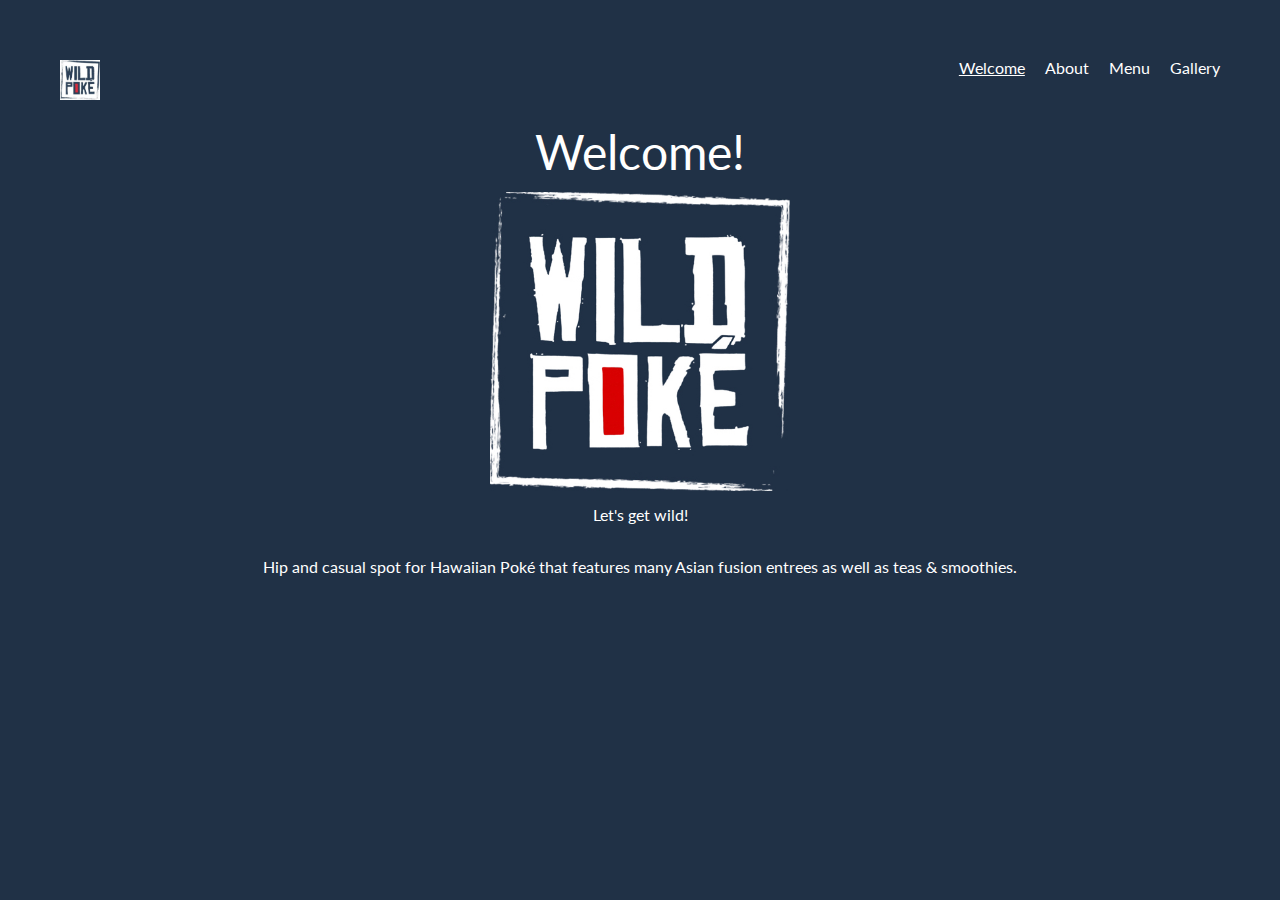
<file: index.html>
<!DOCTYPE html>
<html lang="en" dir="ltr">
  <head>
    <meta charset="utf-8">
    <meta name="viewport" content="width=device-width, initial-scale=1.0">
    <link rel="stylesheet" type="text/css" href="css/html5reset.css">
    <link rel="stylesheet" type="text/css" href="css/style.css">
    <link href="https://fonts.googleapis.com/css?family=Lato" rel="stylesheet">
    <link rel="stylesheet" href="https://use.fontawesome.com/releases/v5.7.1/css/all.css" integrity="sha384-fnmOCqbTlWIlj8LyTjo7mOUStjsKC4pOpQbqyi7RrhN7udi9RwhKkMHpvLbHG9Sr" crossorigin="anonymous">

    <title>Welcome</title>
  </head>
  <body>
    <a href= "#main" class= "skip">Skip to Content</a>
    <header>
      <nav>
        <ul class= "nav">
          <li><a href='index.html'><img src= "images/logo_white.png" alt= "nav_logo" class= "nav_logo"></a></li>
          <li><a href='index.html' class= "current">Welcome</a></li>
          <li><a href='about.html'>About</a></li>
          <li><a href='menu.html'>Menu</a></li>
          <li><a href='gallery.html'>Gallery</a></li>
        </ul>
      </nav>
      <br>
      <h1>Welcome!</h1>
      <br>
    </header>
    <main id= "main">
      <img src= 'images/logo_blue.png' alt= 'logo' class= 'home_logo'>
      <br>
      <div>
        <p>Let's get wild!</p>
      </div>
      <br>
      <p>Hip and casual spot for Hawaiian Poké that features many Asian fusion entrees as well as teas & smoothies.</p>
    </main>
    <br>
    <footer>
      <ul class= "social_media">
        <li><a href= 'https://www.facebook.com/eatwildpoke/' aria-label= 'facebook'><i class="fab fa-facebook fa-3x social_media_logo"></i></a></li>
        <li><a href= 'https://www.instagram.com/eatwildpoke/' aria-label= 'instagram'><i class="fab fa-instagram fa-3x social_media_logo"></i></a></li>
      </ul>
    </footer>
  </body>
</html>
</file>
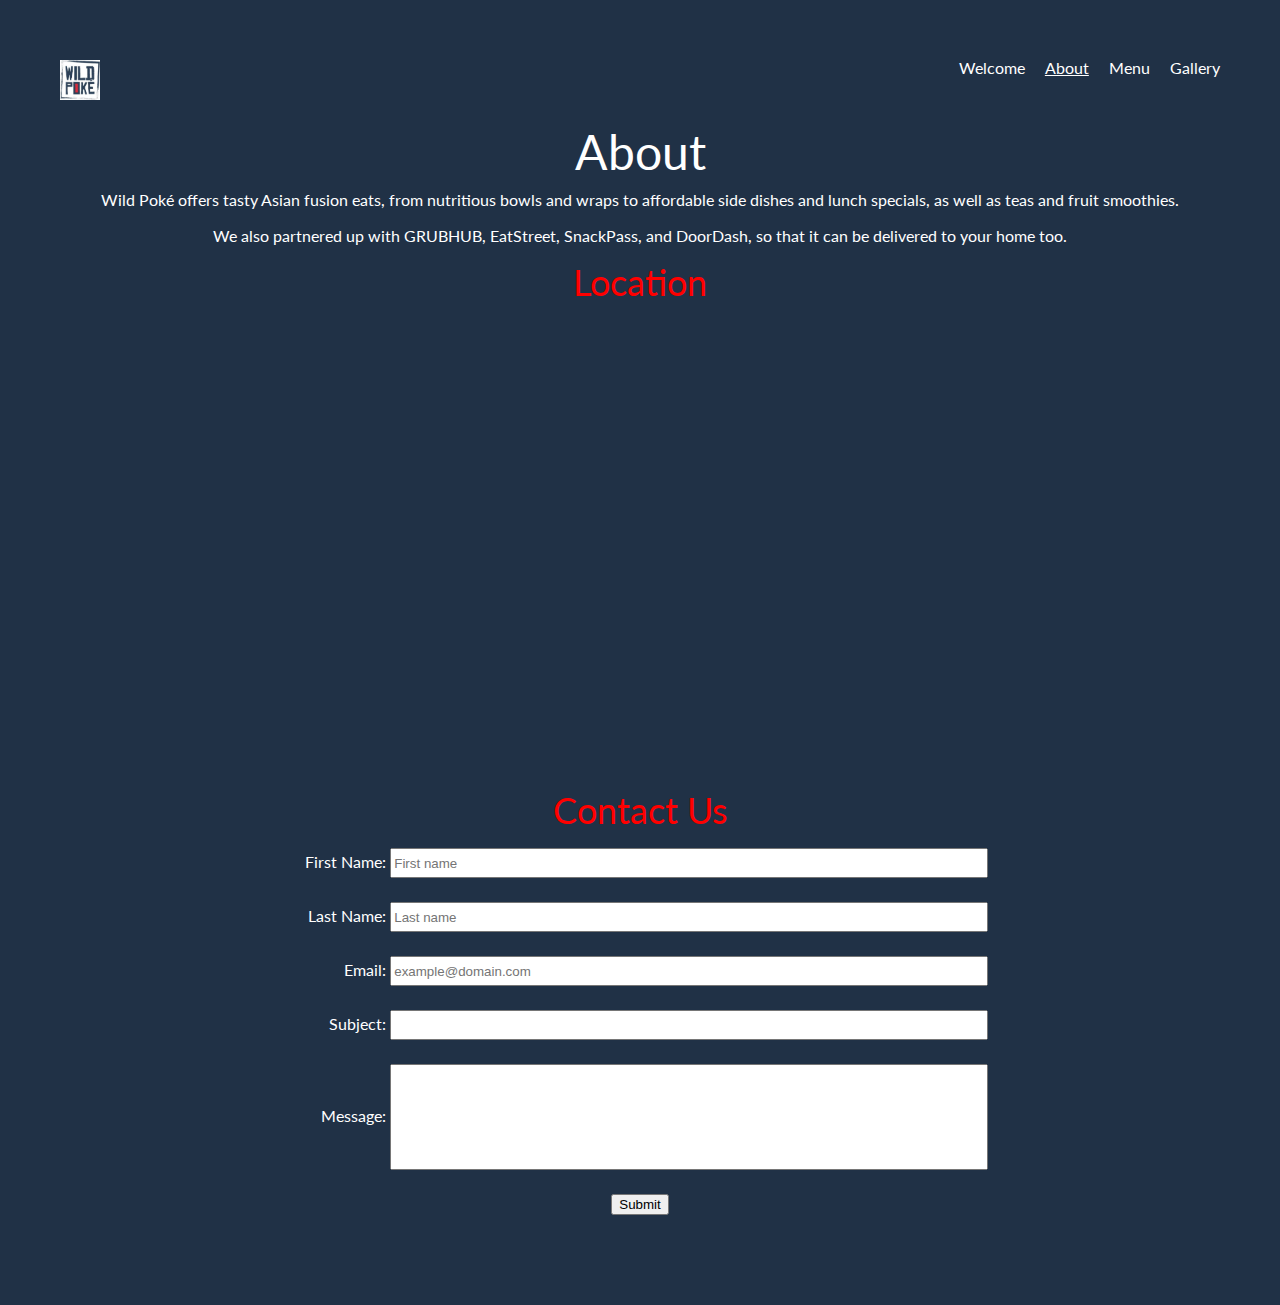
<file: about.html>
<!DOCTYPE html>
<html lang="en" dir="ltr">
  <head>
    <meta charset="utf-8">
    <meta name="viewport" content="width=device-width, initial-scale=1.0">
    <link rel="stylesheet" type="text/css" href="css/html5reset.css">
    <link rel="stylesheet" type="text/css" href="css/style.css">
    <link href="https://fonts.googleapis.com/css?family=Lato" rel="stylesheet">
    <link rel="stylesheet" href="https://use.fontawesome.com/releases/v5.7.1/css/all.css" integrity="sha384-fnmOCqbTlWIlj8LyTjo7mOUStjsKC4pOpQbqyi7RrhN7udi9RwhKkMHpvLbHG9Sr" crossorigin="anonymous">

    <title>About</title>
  </head>
  <body>
    <a href= "#main" class= "skip">Skip to Content</a>
    <header>
      <nav>
        <ul class= "nav">
          <li><a href='index.html'><img src= "images/logo_white.png" alt= "nav_logo" class= "nav_logo"></a></li>
          <li><a href='index.html'>Welcome</a></li>
          <li><a href='about.html' class= "current">About</a></li>
          <li><a href='menu.html'>Menu</a></li>
          <li><a href='gallery.html'>Gallery</a></li>
        </ul>
      </nav>
      <br>
      <h1>About</h1>
      <br>
    </header>
    <main id= "main">
      <p>Wild Poké offers tasty Asian fusion eats, from nutritious bowls and wraps to affordable side dishes and lunch specials, as well as teas and fruit smoothies.</p>
      <p>We also partnered up with GRUBHUB, EatStreet, SnackPass, and DoorDash, so that it can be delivered to your home too.</p>
      <h2>Location</h2>
      <iframe src="https://www.google.com/maps/embed?pb=!1m18!1m12!1m3!1d2951.858492771777!2d-83.7454266851371!3d42.28154394804998!2m3!1f0!2f0!3f0!3m2!1i1024!2i768!4f13.1!3m3!1m2!1s0x883caf6017324f31%3A0x79babeb65c56c131!2sWild+Pok%C3%A9!5e0!3m2!1sen!2sus!4v1549467973092" title="Wild Poké Map" lang="en" allowfullscreen></iframe>
      <br>
      <h2>Contact Us</h2>
      <form name="Contact" class="contact" action="https://formspree.io/proaaron.714@gmail.com" method="POST">
        <fieldset>
      		<ol>
      			<li>
      				<label for="fname">First Name: </label>
      				<input id="fname" name="fname" type="text" placeholder="First name" class="name" required>
      			</li>
            <li>
      				<label for="lname">Last Name: </label>
      				<input id="lname" name="lname" type="text" placeholder="Last name" class="name" required>
      			</li>
      			<li>
      				<label for="email">Email: </label>
      				<input id="email" name="email" type="email" placeholder="example@domain.com" class="email" required>
      			</li>
            <li>
              <label for="subject">Subject: </label>
              <input id="subject" name="subject" type="text" class="subject" placeholder="" required>
            </li>
            <li>
              <label for="message">Message: </label>
              <input id="message" name="message" type="text" class="message" placeholder="" required>
            </li>
      			<li>
              <input type="submit" value="Submit">
      			</li>
      		</ol>
      	</fieldset>
      </form>
    </main>
    <footer>
      <ul class= "social_media">
        <li><a href= 'https://www.facebook.com/eatwildpoke/' aria-label= 'facebook'><i class="fab fa-facebook fa-3x social_media_logo"></i></a></li>
        <li><a href= 'https://www.instagram.com/eatwildpoke/' aria-label= 'instagram'><i class="fab fa-instagram fa-3x social_media_logo"></i></a></li>
      </ul>
    </footer>
  </body>
</html>
</file>
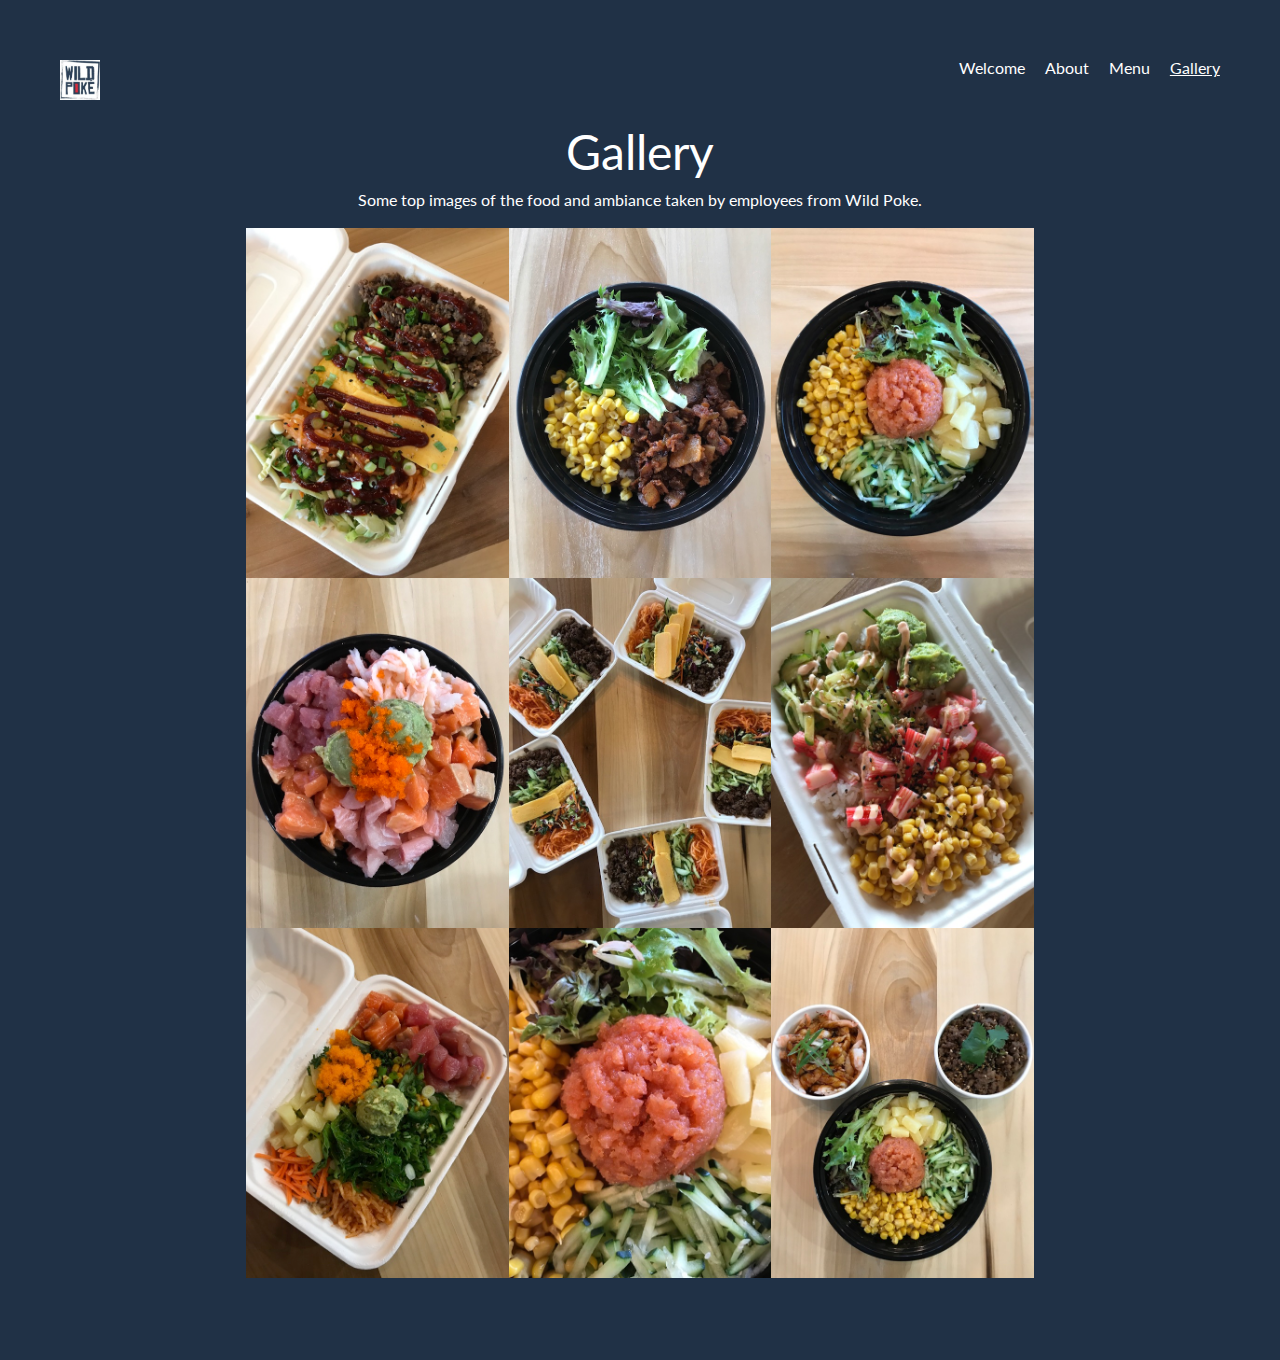
<file: gallery.html>
<!DOCTYPE html>
<html lang="en" dir="ltr">
  <head>
    <meta charset="utf-8">
    <meta name="viewport" content="width=device-width, initial-scale=1.0">
    <link rel="stylesheet" type="text/css" href="css/html5reset.css">
    <link rel="stylesheet" type="text/css" href="css/style.css">
    <link href="https://fonts.googleapis.com/css?family=Lato" rel="stylesheet">
    <link rel="stylesheet" href="https://use.fontawesome.com/releases/v5.7.1/css/all.css" integrity="sha384-fnmOCqbTlWIlj8LyTjo7mOUStjsKC4pOpQbqyi7RrhN7udi9RwhKkMHpvLbHG9Sr" crossorigin="anonymous">

    <title>Gallery</title>
  </head>
  <body>
    <a href= "#main" class= "skip">Skip to Content</a>
    <header>
      <nav>
        <ul class= "nav">
          <li><a href='index.html'><img src= "images/logo_white.png" alt= "nav_logo" class= "nav_logo"></a></li>
          <li><a href='index.html'>Welcome</a></li>
          <li><a href='about.html'>About</a></li>
          <li><a href='menu.html'>Menu</a></li>
          <li><a href='gallery.html' class= "current">Gallery</a></li>
        </ul>
      </nav>
      <br>
      <h1>Gallery</h1>
      <br>
    </header>
    <!-- <script>
      alert("hi");
      console.log("Hi there");
    </script> -->
    <main id= "main">
      <p>Some top images of the food and ambiance taken by employees from Wild Poke.</p>
      <div class= "container">
        <img src= "images/bibimbop_25.jpg" alt= "bibimbop">
        <img src= "images/3color_25.jpg" alt= "3color">
        <img src= "images/spicytuna_25.jpg" alt= "spicytuna">
        <img src= "images/5protein_25.jpg" alt= "5p">
        <img src= "images/bibimbop_catering_25.jpg" alt= "bibimbop_catering">
        <img src= "images/cali_customized_25.jpg" alt= "cali_customized">
        <img src= "images/1protein_25.jpg" alt= "1p">
        <img src= "images/closeup_25.jpg" alt= "closeup">
        <img src= "images/mickey_25.jpg" alt= "3_bowls">
      </div>
    </main>
    <br>
    <footer>
      <ul class= "social_media">
        <li><a href= 'https://www.facebook.com/eatwildpoke/' aria-label= 'facebook'><i class="fab fa-facebook fa-3x social_media_logo"></i></a></li>
        <li><a href= 'https://www.instagram.com/eatwildpoke/' aria-label= 'instagram'><i class="fab fa-instagram fa-3x social_media_logo"></i></a></li>
      </ul>
    </footer>
  </body>
</html>
</file>
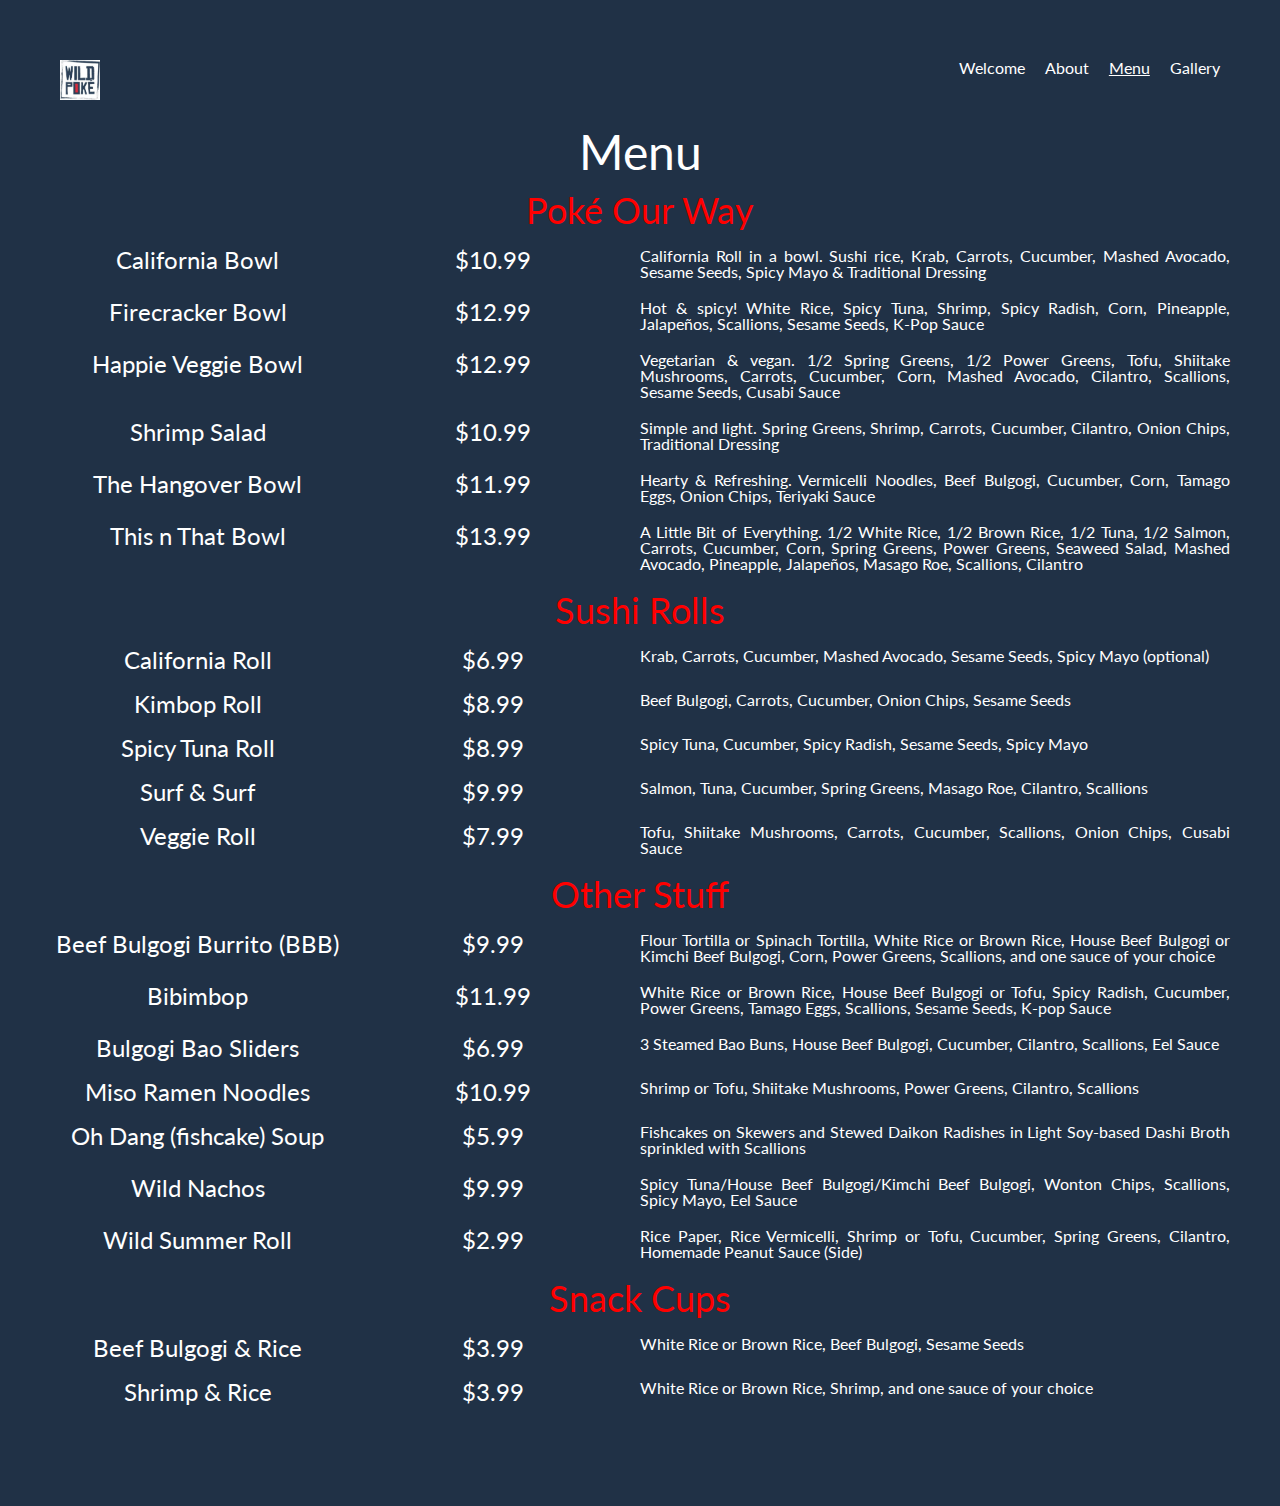
<file: menu.html>
<!DOCTYPE html>
<html lang="en" dir="ltr">
  <head>
    <meta charset="utf-8">
    <meta name="viewport" content="width=device-width, initial-scale=1.0">
    <link rel="stylesheet" type="text/css" href="css/html5reset.css">
    <link rel="stylesheet" type="text/css" href="css/style.css">
    <link href="https://fonts.googleapis.com/css?family=Lato" rel="stylesheet">
    <link rel="stylesheet" href="https://use.fontawesome.com/releases/v5.7.1/css/all.css" integrity="sha384-fnmOCqbTlWIlj8LyTjo7mOUStjsKC4pOpQbqyi7RrhN7udi9RwhKkMHpvLbHG9Sr" crossorigin="anonymous">

    <title>Menu</title>
  </head>
  <body>
    <a href= "#main" class= "skip">Skip to Content</a>
    <header>
      <nav>
        <ul class= "nav">
          <li><a href='index.html'><img src= "images/logo_white.png" alt= "nav_logo" class= "nav_logo"></a></li>
          <li><a href='index.html'>Welcome</a></li>
          <li><a href='about.html'>About</a></li>
          <li><a href='menu.html' class= "current">Menu</a></li>
          <li><a href='gallery.html'>Gallery</a></li>
        </ul>
      </nav>
      <br>
      <h1>Menu</h1>
      <br>
    </header>
    <main id= "main">
      <!-- <img src= "images/menu_cover.png" alt= "menu_cover" class= "menu_cover"> -->
      <div class= "menu">
        <h2>Poké Our Way</h2>
        <section class= "items">
          <h3>California Bowl</h3>
          <h3>$10.99</h3>
          <p>California Roll in a bowl. Sushi rice, Krab, Carrots, Cucumber, Mashed Avocado, Sesame Seeds, Spicy Mayo & Traditional Dressing</p>
        </section>
        <section class= "items">
          <h3>Firecracker Bowl</h3>
          <h3>$12.99</h3>
          <p>Hot & spicy! White Rice, Spicy Tuna, Shrimp, Spicy Radish, Corn, Pineapple, Jalapeños, Scallions, Sesame Seeds, K-Pop Sauce</p>
        </section>
        <section class= "items">
          <h3>Happie Veggie Bowl</h3>
          <h3>$12.99</h3>
          <p>Vegetarian & vegan. 1/2 Spring Greens, 1/2 Power Greens, Tofu, Shiitake Mushrooms, Carrots, Cucumber, Corn, Mashed Avocado, Cilantro, Scallions, Sesame Seeds, Cusabi Sauce</p>
        </section>
        <section class= "items">
          <h3>Shrimp Salad</h3>
          <h3>$10.99</h3>
          <p>Simple and light. Spring Greens, Shrimp, Carrots, Cucumber, Cilantro, Onion Chips, Traditional Dressing</p>
        </section>
        <section class= "items">
          <h3>The Hangover Bowl</h3>
          <h3>$11.99</h3>
          <p>Hearty & Refreshing. Vermicelli Noodles, Beef Bulgogi, Cucumber, Corn, Tamago Eggs, Onion Chips, Teriyaki Sauce</p>
        </section>
        <section class= "items">
          <h3>This n That Bowl</h3>
          <h3>$13.99</h3>
          <p>A Little Bit of Everything. 1/2 White Rice, 1/2 Brown Rice, 1/2 Tuna, 1/2 Salmon, Carrots, Cucumber, Corn, Spring Greens, Power Greens, Seaweed Salad, Mashed Avocado, Pineapple, Jalapeños, Masago Roe, Scallions, Cilantro</p>
        </section>
        <h2>Sushi Rolls</h2>
        <section class= "items">
          <h3>California Roll</h3>
          <h3>$6.99</h3>
          <p>Krab, Carrots, Cucumber, Mashed Avocado, Sesame Seeds, Spicy Mayo (optional)</p>
        </section>
        <section class= "items">
          <h3>Kimbop Roll</h3>
          <h3>$8.99</h3>
          <p>Beef Bulgogi, Carrots, Cucumber, Onion Chips, Sesame Seeds</p>
        </section>
        <section class= "items">
          <h3>Spicy Tuna Roll</h3>
          <h3>$8.99</h3>
          <p>Spicy Tuna, Cucumber, Spicy Radish, Sesame Seeds, Spicy Mayo</p>
        </section>
        <section class= "items">
          <h3>Surf & Surf</h3>
          <h3>$9.99</h3>
          <p>Salmon, Tuna, Cucumber, Spring Greens, Masago Roe, Cilantro, Scallions</p>
        </section>
        <section class= "items">
          <h3>Veggie Roll</h3>
          <h3>$7.99</h3>
          <p>Tofu, Shiitake Mushrooms, Carrots, Cucumber, Scallions, Onion Chips, Cusabi Sauce</p>
        </section>
        <h2>Other Stuff</h2>
        <section class= "items">
          <h3>Beef Bulgogi Burrito (BBB)</h3>
          <h3>$9.99</h3>
          <p>Flour Tortilla or Spinach Tortilla, White Rice or Brown Rice, House Beef Bulgogi or Kimchi Beef Bulgogi, Corn, Power Greens, Scallions, and one sauce of your choice</p>
        </section>
        <section class= "items">
          <h3>Bibimbop</h3>
          <h3>$11.99</h3>
          <p>White Rice or Brown Rice, House Beef Bulgogi or Tofu, Spicy Radish, Cucumber, Power Greens, Tamago Eggs, Scallions, Sesame Seeds, K-pop Sauce</p>
        </section>
        <section class= "items">
          <h3>Bulgogi Bao Sliders</h3>
          <h3>$6.99</h3>
          <p>3 Steamed Bao Buns, House Beef Bulgogi, Cucumber, Cilantro, Scallions, Eel Sauce</p>
        </section>
        <section class= "items">
          <h3>Miso Ramen Noodles</h3>
          <h3>$10.99</h3>
          <p>Shrimp or Tofu, Shiitake Mushrooms, Power Greens, Cilantro, Scallions</p>
        </section>
        <section class= "items">
          <h3>Oh Dang (fishcake) Soup</h3>
          <h3>$5.99</h3>
          <p>Fishcakes on Skewers and Stewed Daikon Radishes in Light Soy-based Dashi Broth sprinkled with Scallions</p>
        </section>
        <section class= "items">
          <h3>Wild Nachos</h3>
          <h3>$9.99</h3>
          <p>Spicy Tuna/House Beef Bulgogi/Kimchi Beef Bulgogi, Wonton Chips, Scallions, Spicy Mayo, Eel Sauce</p>
        </section>
        <section class= "items">
          <h3>Wild Summer Roll</h3>
          <h3>$2.99</h3>
          <p>Rice Paper, Rice Vermicelli, Shrimp or Tofu, Cucumber, Spring Greens, Cilantro, Homemade Peanut Sauce (Side)</p>
        </section>
        <h2>Snack Cups</h2>
        <section class= "items">
          <h3>Beef Bulgogi & Rice</h3>
          <h3>$3.99</h3>
          <p>White Rice or Brown Rice, Beef Bulgogi, Sesame Seeds</p>
        </section>
        <section class= "items">
          <h3>Shrimp & Rice</h3>
          <h3>$3.99</h3>
          <p>White Rice or Brown Rice, Shrimp, and one sauce of your choice</p>
        </section>
      </div>
    </main>
    <br>
    <footer>
      <ul class= "social_media">
        <li><a href= 'https://www.facebook.com/eatwildpoke/' aria-label= 'facebook'><i class="fab fa-facebook fa-3x social_media_logo"></i></a></li>
        <li><a href= 'https://www.instagram.com/eatwildpoke/' aria-label= 'instagram'><i class="fab fa-instagram fa-3x social_media_logo"></i></a></li>
      </ul>
    </footer>
  </body>
</html>
</file>
<file: css/style.css>
/* CSS Variables */
:root{
	--background-color: #203146;
	--color: white;
	--hover-color: #d90303;
	--font-size: 16px;
	--font-family: 'Lato';
}

/* Style */
body, html{
	background-color: var(--background-color);
	/* background-image: url("..images/logo_blue.png"); */
	color: var(--color);
	font-family: var(--font-family);
	font-size: var(--font-size, 16px);
	font-weight: 400;
	margin: 2%;
}

h1{
	font-family: var(--font-family);
	font-size: 3rem;
	text-align: center;
}

h2{
	color: red;
	font-family: var(--font-family);
	font-size: 2.25rem;
	text-align: center;
	padding-bottom: 1.25rem;
}

h3{
	font-family: var(--font-family);
	font-size: 1.5rem;
	text-align: center;
	padding-bottom: 1.25rem;
}

p{
	font-family: var(--font-family);
	font-size: 1rem;
	text-align: center;
	padding-bottom: 1.25rem;
}

/* Header */
.skip{
	color: var(--color);
	position: absolute;
	overflow: hidden;
	left: -9999px;
	z-index: -999;
}

.skip:focus{
	position: relative;
	left: 0px;
}

/* Desktop nav
.nav{
	display: flex;
} */

/* Mobile nav */
/* .nav li{
	border: 1px solid white;
} */

.nav a{
	background-color: var(--background-color);
	color: var(--color);
	display: block;
	padding: 10px;
	text-align: center;
	text-decoration: none;
}

.nav a.current{
	text-decoration: underline;
}

.nav a:hover{
	background-color: var(--hover-color);
}

.nav li:first-child{
	margin-right: auto;
}

.nav .nav_logo{
	height: 40px;
	width: 40px;
}

.home_logo{
	display: block;
	margin-left: auto;
	margin-right: auto;
	width: 300px;
}

.social_media{
	text-align: center;
}

.social_media li{
	display: inline;
	padding: 5px;
}

.social_media .social_media_logo{
	color: var(--color);
}

.container{
	display: grid;
	flex-wrap: wrap;
	justify-content: center;
	align-items: center;
}

.container img{
	height: 350px;
	/* width: 100%; */
}

iframe{
	height: 450px;
	width: 100%;
	padding-bottom: 1.25rem;
}

.menu h3{
	text-align: center;
}

.menu p{
	text-align: justify;
}

.items{
	display: grid;
}

.contact{
	text-align: center;
}

.contact li{
	padding-bottom: 1.5rem;
}

label{
	display: inline-block;
	text-align: end;
	width: 8%;
}

.name{
	height: 1.5rem;
	width: 50%;
}

.email{
	height: 1.5rem;
	width: 50%;
}

.subject{
	height: 1.5rem;
	width: 50%;
}

.message{
	height: 100px;
	width: 50%;
}

@media screen and (orientation: portrait){

}

@media screen and (max-width: 768px){
	.items{
		grid-template-columns: 1fr 1fr;
	}
	/* section.items > h3{
		width: 100px;

			grid-template-columns: 1fr 1fr;
	} */
	section.items > p{
		 grid-column: 2 / span 1;
	}
	.container{
		grid-template-columns: auto;
	}
}

@media screen and (min-width: 768px){
	.skip{
		padding: 6px;
		position: absolute;
		top: -40px;
		left: 0px;
		color: white;
		border-left: 1px solid white;
		border-right: 1px solid white;
		border-top: 1px solid white;
		border-bottom: 1px solid white;
		/* border-bottom-right-radius: 8px; */
		background: #d90303;
	  z-index: 100;
	}
	.skip:focus{
		position: relative;
		left: 0px;
	}
	.items{
		grid-template-columns: 1fr 1fr 2fr;
	}
	.container{
		grid-template-columns: auto auto;
	}
}

@media screen and (min-width: 1024px){
	nav ul{
		display: flex;
		justify-content: flex-end;
	}
	nav ul li{
		display: inline-block;
		background: var(--background-color);
	}
	.container{
		grid-template-columns: auto auto auto;
	}
}
</file>
